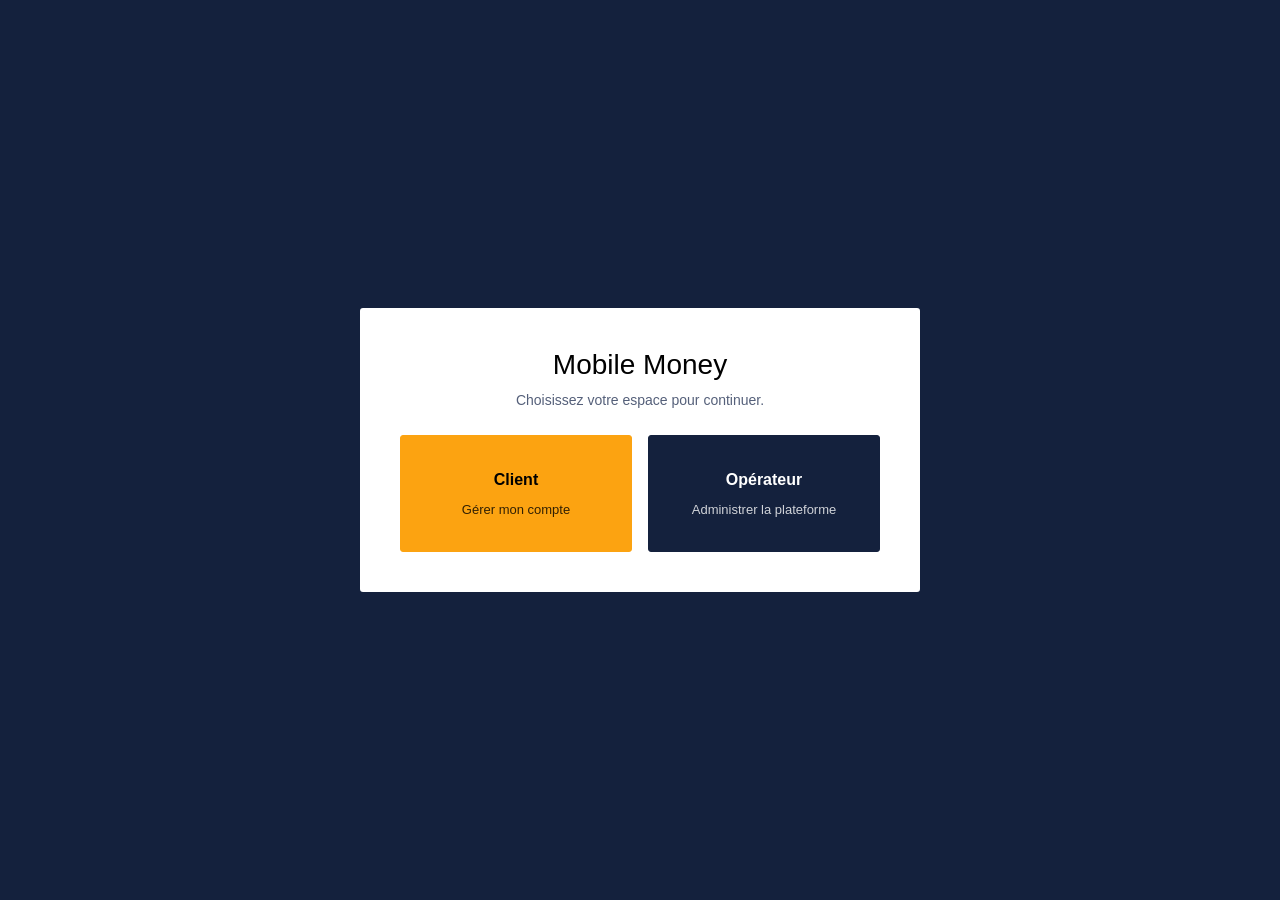
<file: template/index.html>
<!DOCTYPE html>
<html lang="fr">
<head>
  <meta charset="UTF-8">
  <meta name="viewport" content="width=device-width, initial-scale=1.0">
  <title>Mobile Money : choix de l'espace</title>
  <link href="https://cdn.jsdelivr.net/npm/bootstrap@5.3.3/dist/css/bootstrap.min.css" rel="stylesheet">
  <link rel="stylesheet" href="operateur/styles.css">
  <style>
    .boite-choix {
      max-width: 560px;
      text-align: center;
    }

    .btn-choix {
      width: 100%;
      height: 100%;
      padding: 32px 24px;
      font-weight: 700;
      display: flex;
      flex-direction: column;
      align-items: center;
      justify-content: center;
    }

    .btn-choix small {
      display: block;
      font-size: 13px;
      font-weight: 400;
      margin-top: 8px;
      opacity: 0.8;
    }
  </style>
</head>
<body>
  <main class="page-centree">
    <div class="boite boite-choix">
      <h1 class="h3">Mobile Money</h1>
      <p class="sous-titre mb-4">Choisissez votre espace pour continuer.</p>

      <div class="row g-3">
        <div class="col-12 col-sm-6 d-flex">
          <a class="btn btn-principal btn-choix" href="client/login.html">
            Client
            <small>Gérer mon compte</small>
          </a>
        </div>
        <div class="col-12 col-sm-6 d-flex">
          <a class="btn btn-secondaire btn-choix" href="operateur/login">
            Opérateur
            <small>Administrer la plateforme</small>
          </a>
        </div>
      </div>
    </div>
  </main>

  <script src="https://cdn.jsdelivr.net/npm/bootstrap@5.3.3/dist/js/bootstrap.bundle.min.js"></script>
</body>
</html>
</file>
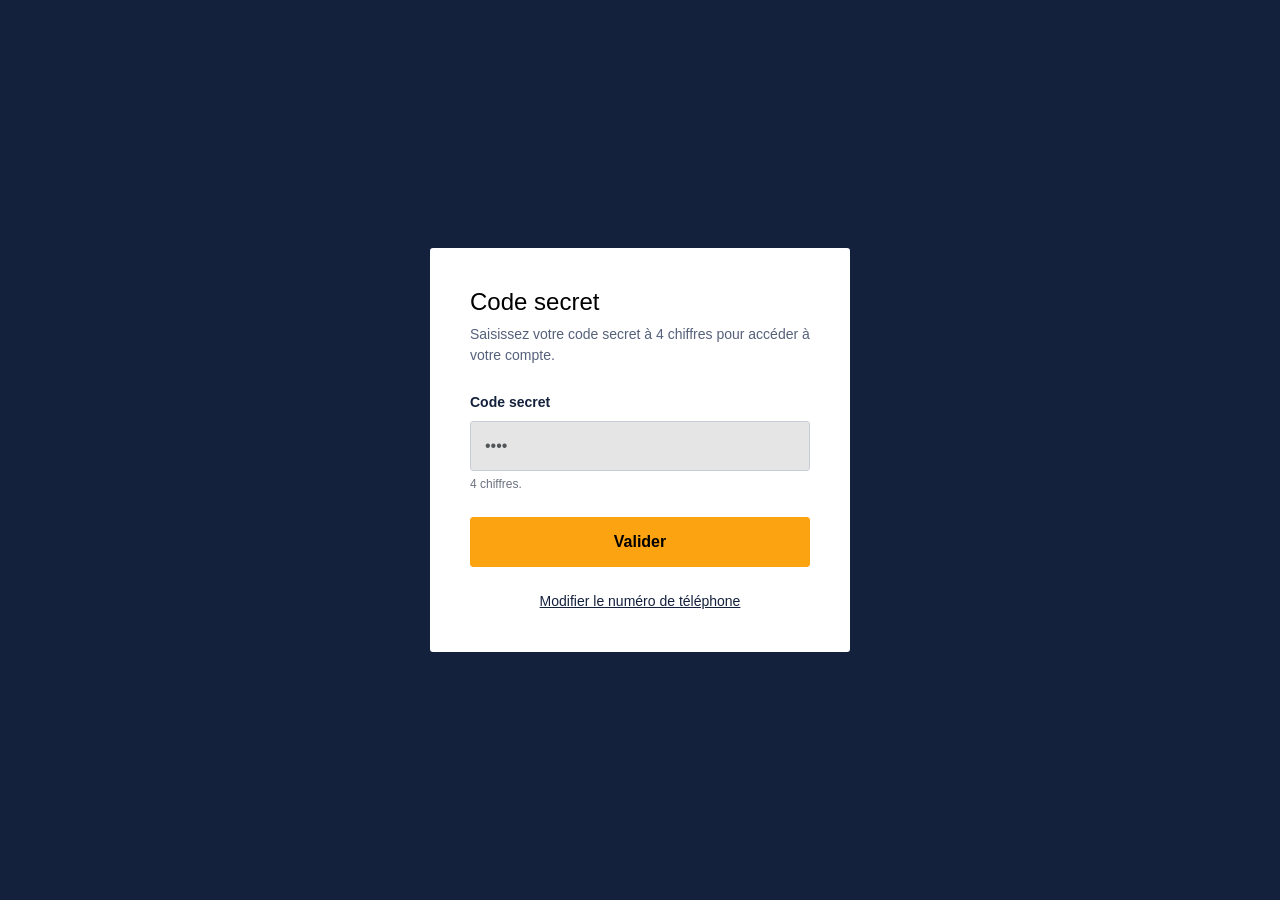
<file: template/client/code-secret.html>
<!DOCTYPE html>
<html lang="fr">
<head>
  <meta charset="UTF-8">
  <meta name="viewport" content="width=device-width, initial-scale=1.0">
  <title>Code secret : Mobile Money</title>
  <link href="https://cdn.jsdelivr.net/npm/bootstrap@5.3.3/dist/css/bootstrap.min.css" rel="stylesheet">
  <link rel="stylesheet" href="styles.css">
</head>
<body>
  <main class="page-centree">
    <div class="boite">
      <h1 class="h4">Code secret</h1>
      <p class="sous-titre mb-4">Saisissez votre code secret à 4 chiffres pour accéder à votre compte.</p>

      <form action="solde.html" method="get">
        <div class="mb-4">
          <label for="code" class="form-label">Code secret</label>
          <input type="password" class="form-control" id="code" name="code"
                 inputmode="numeric" pattern="[0-9]{4}" maxlength="4"
                 placeholder="••••" required>
          <div class="form-text">4 chiffres.</div>
        </div>

        <button type="submit" class="btn btn-principal w-100">Valider</button>
      </form>

      <a class="lien-retour" href="login.html">Modifier le numéro de téléphone</a>
    </div>
  </main>

  <script src="https://cdn.jsdelivr.net/npm/bootstrap@5.3.3/dist/js/bootstrap.bundle.min.js"></script>
</body>
</html>
</file>
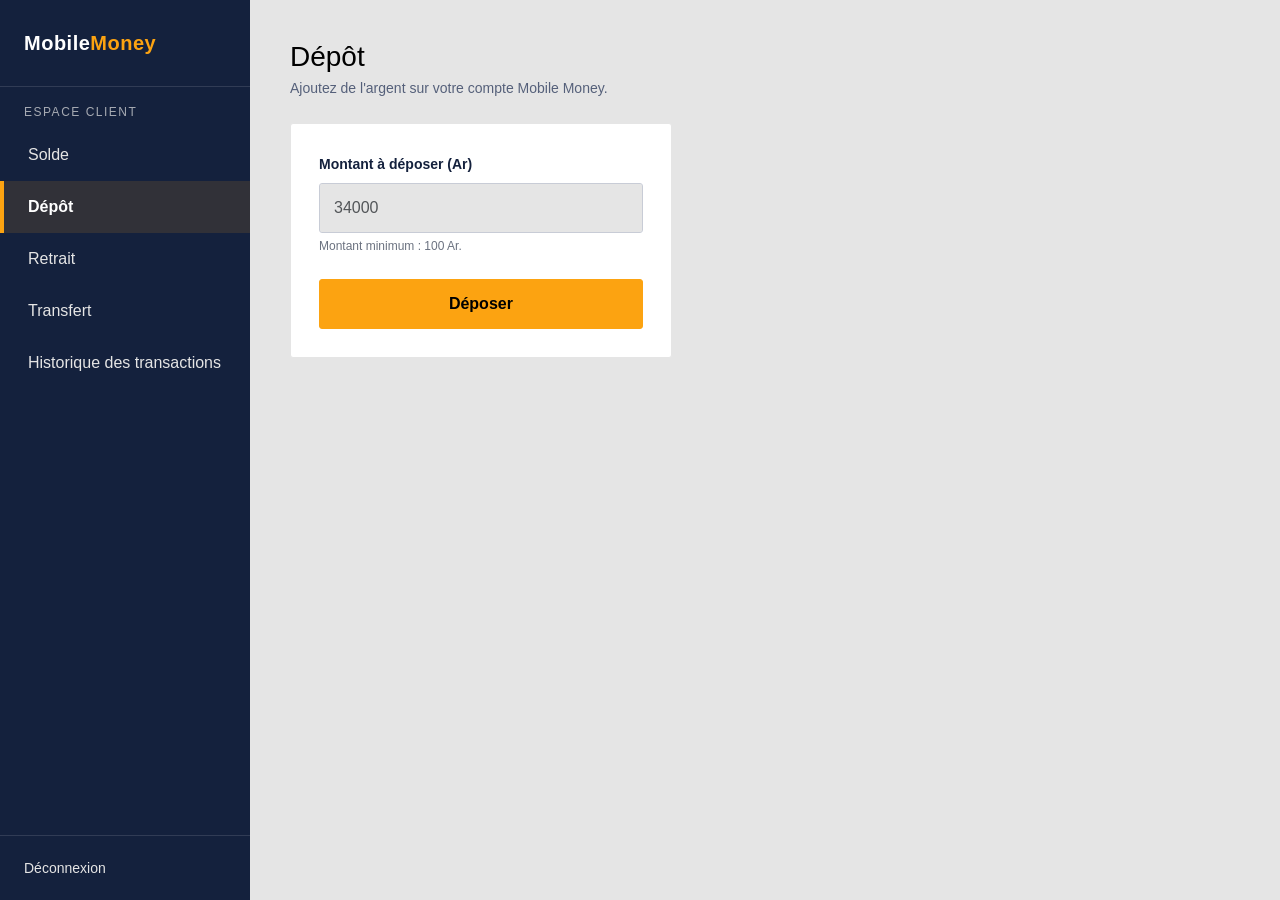
<file: template/client/depot.html>
<!DOCTYPE html>
<html lang="fr">
<head>
  <meta charset="UTF-8">
  <meta name="viewport" content="width=device-width, initial-scale=1.0">
  <title>Dépôt : espace client</title>
  <link href="https://cdn.jsdelivr.net/npm/bootstrap@5.3.3/dist/css/bootstrap.min.css" rel="stylesheet">
  <link rel="stylesheet" href="styles.css">
</head>
<body>
  <aside class="sidebar">
    <div class="sidebar-logo">Mobile<span>Money</span></div>
    <p class="sidebar-role">Espace client</p>
    <ul class="nav flex-column">
      <li class="nav-item"><a class="nav-link" href="solde.html">Solde</a></li>
      <li class="nav-item"><a class="nav-link active" href="depot.html">Dépôt</a></li>
      <li class="nav-item"><a class="nav-link" href="retrait.html">Retrait</a></li>
      <li class="nav-item"><a class="nav-link" href="transfert.html">Transfert</a></li>
      <li class="nav-item"><a class="nav-link" href="historique.html">Historique des transactions</a></li>
    </ul>
    <div class="sidebar-pied">
      <a href="login.html">Déconnexion</a>
    </div>
  </aside>

  <main class="contenu">
    <div class="d-flex align-items-center justify-content-between gap-3 mb-4">
      <div>
        <h1 class="h3 mb-0">Dépôt</h1>
        <p class="sous-titre">Ajoutez de l'argent sur votre compte Mobile Money.</p>
      </div>
    </div>

    <div class="row g-4">
      <div class="col-12 col-lg-5">
        <section class="card">
          <div class="card-body">
            <form action="solde.html" method="get">
              <div class="mb-4">
                <label for="montant" class="form-label">Montant à déposer (Ar)</label>
                <input type="number" class="form-control" id="montant" name="montant"
                       min="100" step="100" placeholder="34000" required>
                <div class="form-text">Montant minimum : 100 Ar.</div>
              </div>

              <button type="submit" class="btn btn-principal w-100">Déposer</button>
            </form>
          </div>
        </section>
      </div>
    </div>
  </main>

  <script src="https://cdn.jsdelivr.net/npm/bootstrap@5.3.3/dist/js/bootstrap.bundle.min.js"></script>
</body>
</html>
</file>
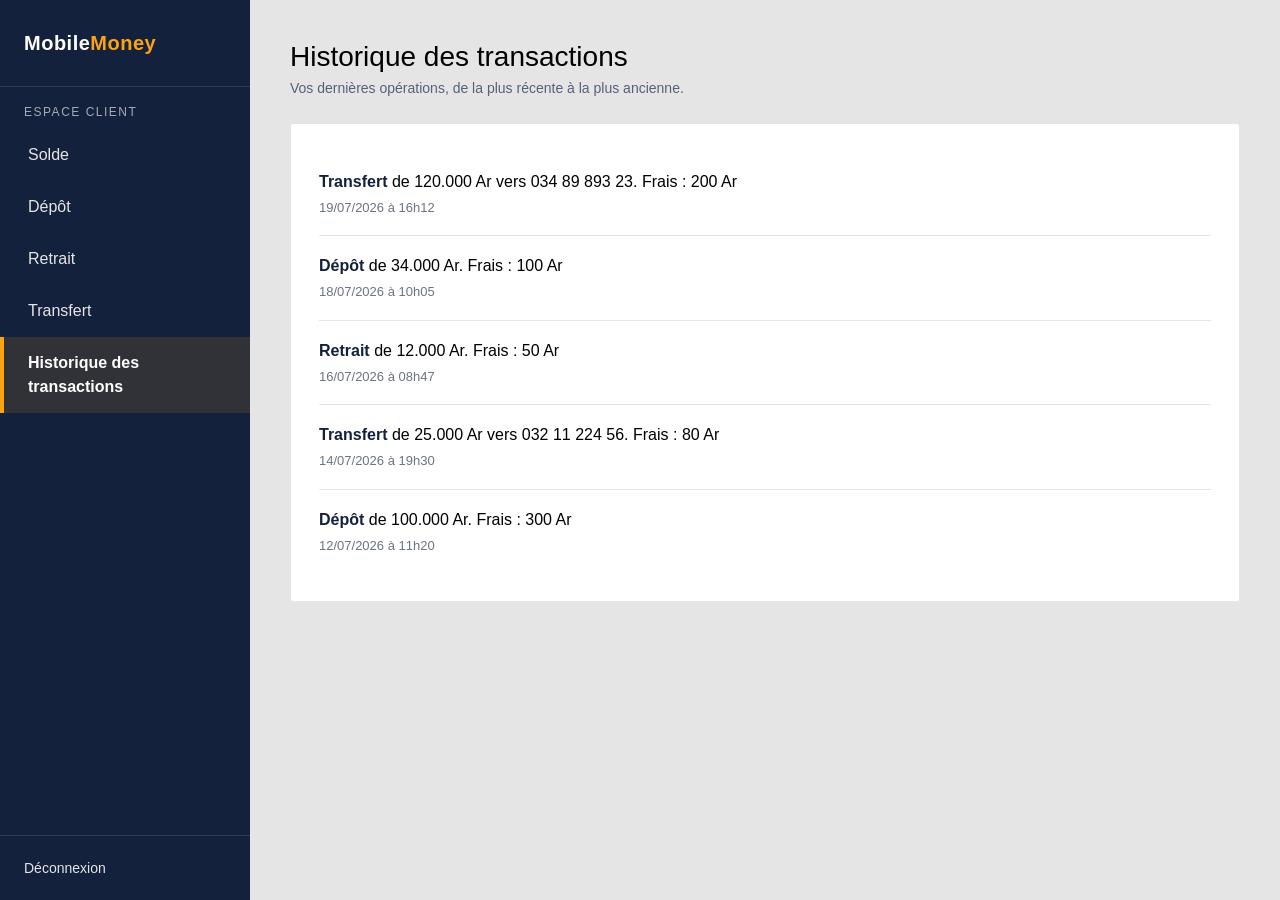
<file: template/client/historique.html>
<!DOCTYPE html>
<html lang="fr">
<head>
  <meta charset="UTF-8">
  <meta name="viewport" content="width=device-width, initial-scale=1.0">
  <title>Historique des transactions : espace client</title>
  <link href="https://cdn.jsdelivr.net/npm/bootstrap@5.3.3/dist/css/bootstrap.min.css" rel="stylesheet">
  <link rel="stylesheet" href="styles.css">
</head>
<body>
  <aside class="sidebar">
    <div class="sidebar-logo">Mobile<span>Money</span></div>
    <p class="sidebar-role">Espace client</p>
    <ul class="nav flex-column">
      <li class="nav-item"><a class="nav-link" href="solde.html">Solde</a></li>
      <li class="nav-item"><a class="nav-link" href="depot.html">Dépôt</a></li>
      <li class="nav-item"><a class="nav-link" href="retrait.html">Retrait</a></li>
      <li class="nav-item"><a class="nav-link" href="transfert.html">Transfert</a></li>
      <li class="nav-item"><a class="nav-link active" href="historique.html">Historique des transactions</a></li>
    </ul>
    <div class="sidebar-pied">
      <a href="login.html">Déconnexion</a>
    </div>
  </aside>

  <main class="contenu">
    <div class="d-flex align-items-center justify-content-between gap-3 mb-4">
      <div>
        <h1 class="h3 mb-0">Historique des transactions</h1>
        <p class="sous-titre">Vos dernières opérations, de la plus récente à la plus ancienne.</p>
      </div>
    </div>

    <section class="card">
      <div class="card-body">
        <ul class="list-group list-group-flush liste-historique">
          <li class="list-group-item">
            <p class="historique-phrase">
              <strong>Transfert</strong> de 120.000 Ar vers 034 89 893 23. Frais : 200 Ar
            </p>
            <span class="historique-date">19/07/2026 à 16h12</span>
          </li>
          <li class="list-group-item">
            <p class="historique-phrase">
              <strong>Dépôt</strong> de 34.000 Ar. Frais : 100 Ar
            </p>
            <span class="historique-date">18/07/2026 à 10h05</span>
          </li>
          <li class="list-group-item">
            <p class="historique-phrase">
              <strong>Retrait</strong> de 12.000 Ar. Frais : 50 Ar
            </p>
            <span class="historique-date">16/07/2026 à 08h47</span>
          </li>
          <li class="list-group-item">
            <p class="historique-phrase">
              <strong>Transfert</strong> de 25.000 Ar vers 032 11 224 56. Frais : 80 Ar
            </p>
            <span class="historique-date">14/07/2026 à 19h30</span>
          </li>
          <li class="list-group-item">
            <p class="historique-phrase">
              <strong>Dépôt</strong> de 100.000 Ar. Frais : 300 Ar
            </p>
            <span class="historique-date">12/07/2026 à 11h20</span>
          </li>
        </ul>
      </div>
    </section>
  </main>

  <script src="https://cdn.jsdelivr.net/npm/bootstrap@5.3.3/dist/js/bootstrap.bundle.min.js"></script>
</body>
</html>
</file>
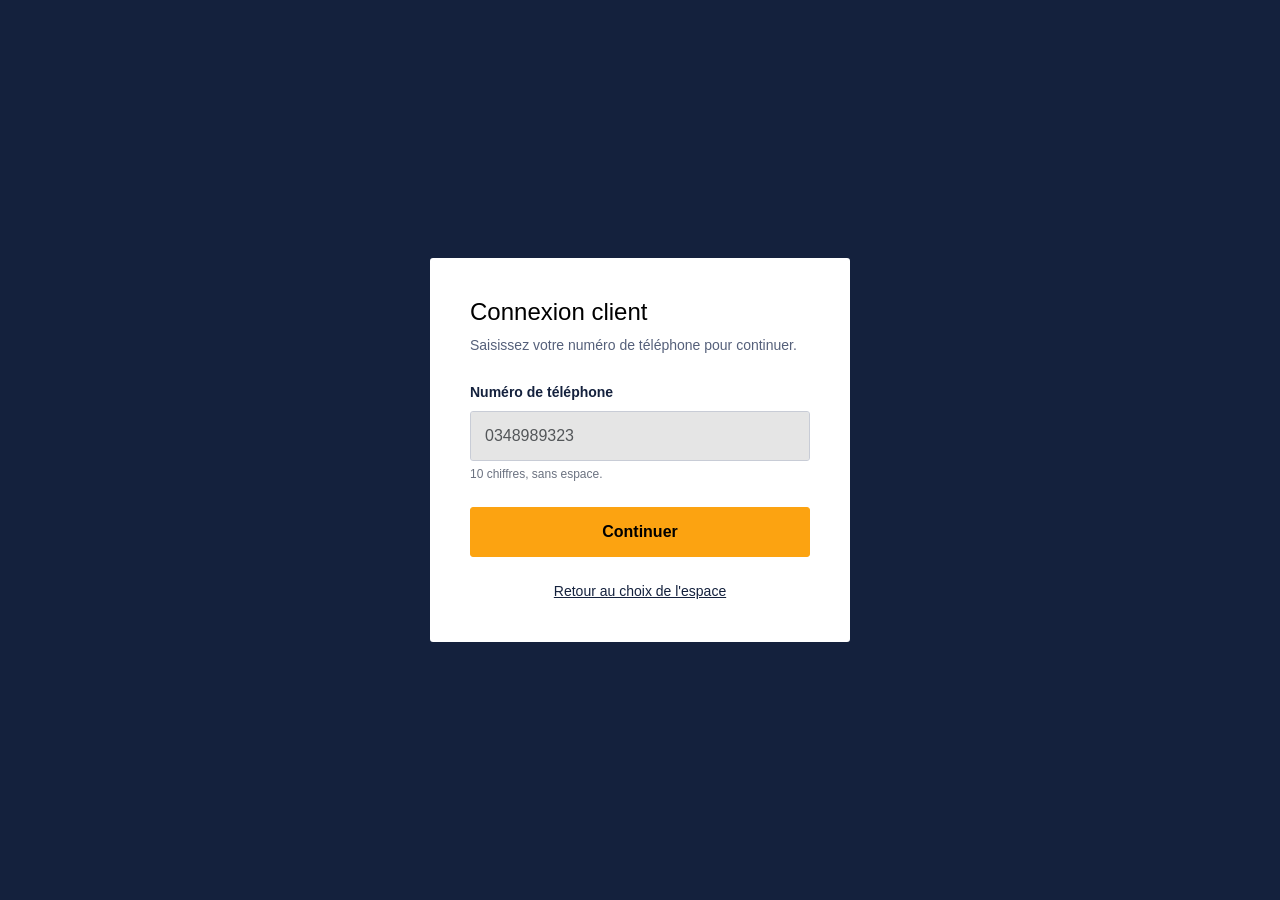
<file: template/client/login.html>
<!DOCTYPE html>
<html lang="fr">
<head>
  <meta charset="UTF-8">
  <meta name="viewport" content="width=device-width, initial-scale=1.0">
  <title>Connexion client : Mobile Money</title>
  <link href="https://cdn.jsdelivr.net/npm/bootstrap@5.3.3/dist/css/bootstrap.min.css" rel="stylesheet">
  <link rel="stylesheet" href="styles.css">
</head>
<body>
  <main class="page-centree">
    <div class="boite">
      <h1 class="h4">Connexion client</h1>
      <p class="sous-titre mb-4">Saisissez votre numéro de téléphone pour continuer.</p>

      <form action="code-secret.html" method="get">
        <div class="mb-4">
          <label for="telephone" class="form-label">Numéro de téléphone</label>
          <input type="tel" class="form-control" id="telephone" name="telephone"
                 inputmode="numeric" pattern="[0-9]{10}" maxlength="10"
                 placeholder="0348989323" required>
          <div class="form-text">10 chiffres, sans espace.</div>
        </div>

        <button type="submit" class="btn btn-principal w-100">Continuer</button>
      </form>

      <a class="lien-retour" href="../index.html">Retour au choix de l'espace</a>
    </div>
  </main>

  <script src="https://cdn.jsdelivr.net/npm/bootstrap@5.3.3/dist/js/bootstrap.bundle.min.js"></script>
</body>
</html>
</file>
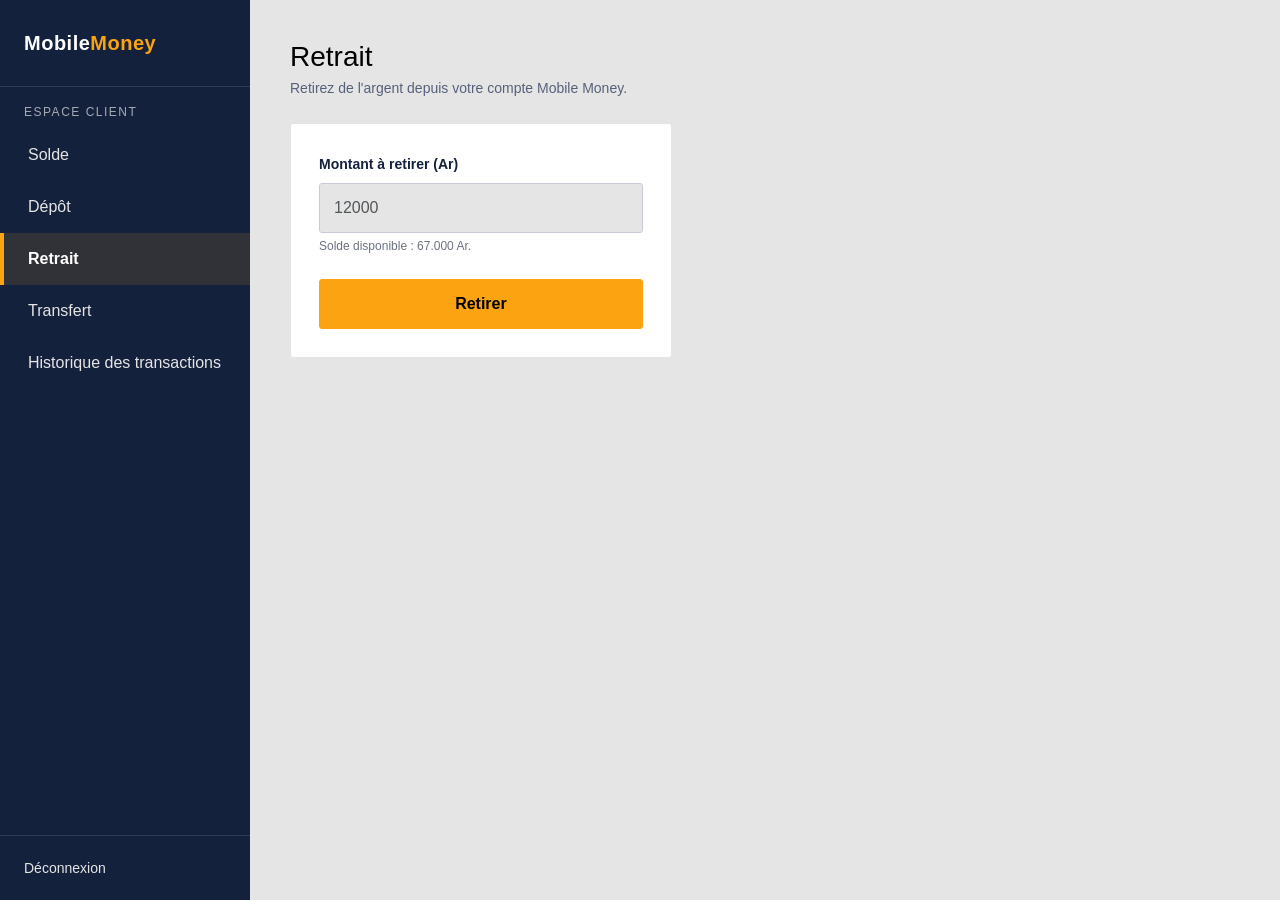
<file: template/client/retrait.html>
<!DOCTYPE html>
<html lang="fr">
<head>
  <meta charset="UTF-8">
  <meta name="viewport" content="width=device-width, initial-scale=1.0">
  <title>Retrait : espace client</title>
  <link href="https://cdn.jsdelivr.net/npm/bootstrap@5.3.3/dist/css/bootstrap.min.css" rel="stylesheet">
  <link rel="stylesheet" href="styles.css">
</head>
<body>
  <aside class="sidebar">
    <div class="sidebar-logo">Mobile<span>Money</span></div>
    <p class="sidebar-role">Espace client</p>
    <ul class="nav flex-column">
      <li class="nav-item"><a class="nav-link" href="solde.html">Solde</a></li>
      <li class="nav-item"><a class="nav-link" href="depot.html">Dépôt</a></li>
      <li class="nav-item"><a class="nav-link active" href="retrait.html">Retrait</a></li>
      <li class="nav-item"><a class="nav-link" href="transfert.html">Transfert</a></li>
      <li class="nav-item"><a class="nav-link" href="historique.html">Historique des transactions</a></li>
    </ul>
    <div class="sidebar-pied">
      <a href="login.html">Déconnexion</a>
    </div>
  </aside>

  <main class="contenu">
    <div class="d-flex align-items-center justify-content-between gap-3 mb-4">
      <div>
        <h1 class="h3 mb-0">Retrait</h1>
        <p class="sous-titre">Retirez de l'argent depuis votre compte Mobile Money.</p>
      </div>
    </div>

    <div class="row g-4">
      <div class="col-12 col-lg-5">
        <section class="card">
          <div class="card-body">
            <form action="solde.html" method="get">
              <div class="mb-4">
                <label for="montant" class="form-label">Montant à retirer (Ar)</label>
                <input type="number" class="form-control" id="montant" name="montant"
                       min="100" step="100" placeholder="12000" required>
                <div class="form-text">Solde disponible : 67.000 Ar.</div>
              </div>

              <button type="submit" class="btn btn-principal w-100">Retirer</button>
            </form>
          </div>
        </section>
      </div>
    </div>
  </main>

  <script src="https://cdn.jsdelivr.net/npm/bootstrap@5.3.3/dist/js/bootstrap.bundle.min.js"></script>
</body>
</html>
</file>
<file: template/operateur/styles.css>
/* ============================================================
   Mobile Money : theme Bootstrap personnalise
   Palette : #ffffff #e5e5e5 #fca311 #14213d #000000
   ============================================================ */

:root {
  --blanc: #ffffff;
  --gris: #e5e5e5;
  --orange: #fca311;
  --marine: #14213d;
  --noir: #000000;

  --sidebar-largeur: 250px;

  /* Surcharges Bootstrap */
  --bs-body-font-family: 'Stack Sans Headline', 'Helvetica Neue', Helvetica, Arial, sans-serif;
  --bs-body-bg: #e5e5e5;
  --bs-body-color: #000000;
  --bs-border-color: #e5e5e5;
  --bs-border-radius: 3px;
  --bs-border-radius-sm: 3px;
  --bs-border-radius-lg: 3px;
  --bs-border-radius-xl: 3px;
  --bs-border-radius-2xl: 3px;
  --bs-border-radius-pill: 3px;
}

body {
  font-family: var(--bs-body-font-family);
}

h1, h2, h3, h4, h5, h6 {
  color: var(--marine);
}

/* ---------- Sidebar ---------- */
.sidebar {
  position: fixed;
  top: 0;
  left: 0;
  width: var(--sidebar-largeur);
  height: 100vh;
  background-color: var(--marine);
  display: flex;
  flex-direction: column;
  z-index: 1030;
}

.sidebar-logo {
  padding: 28px 24px;
  font-size: 20px;
  font-weight: 700;
  letter-spacing: 0.5px;
  color: var(--blanc);
  border-bottom: 1px solid rgba(255, 255, 255, 0.12);
}

.sidebar-logo span {
  color: var(--orange);
}

.sidebar-role {
  padding: 16px 24px 8px;
  font-size: 12px;
  text-transform: uppercase;
  letter-spacing: 1.5px;
  color: var(--gris);
  opacity: 0.7;
  margin: 0;
}

.sidebar .nav {
  flex: 1;
}

.sidebar .nav-link {
  padding: 14px 24px;
  color: var(--gris);
  border-left: 4px solid transparent;
  border-radius: 0;
}

.sidebar .nav-link:hover {
  background-color: rgba(255, 255, 255, 0.06);
  color: var(--blanc);
}

.sidebar .nav-link.active {
  background-color: rgba(252, 163, 17, 0.12);
  border-left-color: var(--orange);
  color: var(--blanc);
  font-weight: 700;
}

.sidebar-pied {
  padding: 20px 24px;
  border-top: 1px solid rgba(255, 255, 255, 0.12);
}

.sidebar-pied a {
  color: var(--gris);
  text-decoration: none;
  font-size: 14px;
}

.sidebar-pied a:hover {
  color: var(--orange);
}

/* ---------- Zone principale ---------- */
.contenu {
  margin-left: var(--sidebar-largeur);
  padding: 40px;
  min-height: 100vh;
}

.sous-titre {
  color: #55607a;
  font-size: 14px;
  margin: 4px 0 0;
}

/* ---------- Cartes ---------- */
.card {
  background-color: var(--blanc);
  border: 1px solid var(--gris);
}

.card-body {
  padding: 28px;
}

/* ---------- Boutons : meme taille de police partout ---------- */
.btn {
  font-family: var(--bs-body-font-family);
  font-size: 16px;
  padding: 12px 24px;
  line-height: 1.5;
}

.btn-principal {
  background-color: var(--orange);
  border-color: var(--orange);
  color: var(--noir);
  font-weight: 700;
}

.btn-principal:hover,
.btn-principal:focus {
  background-color: #e59310;
  border-color: #e59310;
  color: var(--noir);
}

.btn-secondaire {
  background-color: var(--marine);
  border-color: var(--marine);
  color: var(--blanc);
}

.btn-secondaire:hover,
.btn-secondaire:focus {
  background-color: #1d2f56;
  border-color: #1d2f56;
  color: var(--blanc);
}

.btn-neutre {
  background-color: var(--blanc);
  border-color: var(--marine);
  color: var(--marine);
}

.btn-neutre:hover,
.btn-neutre:focus {
  background-color: var(--gris);
  color: var(--marine);
}

/* ---------- Formulaires ---------- */
.form-label {
  font-size: 14px;
  font-weight: 700;
  color: var(--marine);
  margin-bottom: 8px;
}

.form-control,
.form-select {
  font-family: var(--bs-body-font-family);
  font-size: 16px;
  padding: 12px 14px;
  border-color: #c8ccd6;
}

.form-control:focus,
.form-select:focus {
  border-color: var(--orange);
  box-shadow: 0 0 0 3px rgba(252, 163, 17, 0.25);
}

.form-text {
  font-size: 12px;
  color: #6b7280;
}

/* ---------- Tableaux ---------- */
.table > thead th {
  background-color: var(--marine);
  color: var(--blanc);
  padding: 14px 16px;
  font-size: 14px;
  letter-spacing: 0.5px;
  border-bottom: none;
}

.table > tbody td {
  padding: 14px 16px;
  border-bottom-color: var(--gris);
}

/* ---------- Pages centrees (choix / connexion) ---------- */
.page-centree {
  min-height: 100vh;
  display: flex;
  align-items: center;
  justify-content: center;
  padding: 24px;
  background-color: var(--marine);
}

.boite {
  background-color: var(--blanc);
  border-radius: var(--bs-border-radius);
  padding: 40px;
  width: 100%;
  max-width: 420px;
}

.lien-retour {
  display: block;
  margin-top: 24px;
  text-align: center;
  font-size: 14px;
  color: var(--marine);
}

/* ---------- Modal ---------- */
.modal-content {
  border: none;
  border-radius: var(--bs-border-radius);
}

.modal-header {
  background-color: var(--marine);
  color: var(--blanc);
  padding: 20px 28px;
  border-bottom: none;
  border-radius: 0;
}

.modal-title {
  color: var(--blanc);
  font-size: 18px;
}

.modal-header .btn-close {
  filter: invert(1) grayscale(100%) brightness(200%);
}

.modal-body {
  padding: 28px;
}

.modal-footer {
  border-top: none;
  padding: 0 28px 28px;
}
</file>
<file: template/client/styles.css>
/* ============================================================
   Mobile Money : theme Bootstrap personnalise
   Palette : #ffffff #e5e5e5 #fca311 #14213d #000000
   ============================================================ */

:root {
  --blanc: #ffffff;
  --gris: #e5e5e5;
  --orange: #fca311;
  --marine: #14213d;
  --noir: #000000;

  --sidebar-largeur: 250px;

  /* Surcharges Bootstrap */
  --bs-body-font-family: 'Stack Sans Headline', 'Helvetica Neue', Helvetica, Arial, sans-serif;
  --bs-body-bg: #e5e5e5;
  --bs-body-color: #000000;
  --bs-border-color: #e5e5e5;
  --bs-border-radius: 3px;
  --bs-border-radius-sm: 3px;
  --bs-border-radius-lg: 3px;
  --bs-border-radius-xl: 3px;
  --bs-border-radius-2xl: 3px;
  --bs-border-radius-pill: 3px;
}

body {
  font-family: var(--bs-body-font-family);
}

h1, h2, h3, h4, h5, h6 {
  color: var(--marine);
}

/* ---------- Sidebar ---------- */
.sidebar {
  position: fixed;
  top: 0;
  left: 0;
  width: var(--sidebar-largeur);
  height: 100vh;
  background-color: var(--marine);
  display: flex;
  flex-direction: column;
  z-index: 1030;
}

.sidebar-logo {
  padding: 28px 24px;
  font-size: 20px;
  font-weight: 700;
  letter-spacing: 0.5px;
  color: var(--blanc);
  border-bottom: 1px solid rgba(255, 255, 255, 0.12);
}

.sidebar-logo span {
  color: var(--orange);
}

.sidebar-role {
  padding: 16px 24px 8px;
  font-size: 12px;
  text-transform: uppercase;
  letter-spacing: 1.5px;
  color: var(--gris);
  opacity: 0.7;
  margin: 0;
}

.sidebar .nav {
  flex: 1;
}

.sidebar .nav-link {
  padding: 14px 24px;
  color: var(--gris);
  border-left: 4px solid transparent;
  border-radius: 0;
}

.sidebar .nav-link:hover {
  background-color: rgba(255, 255, 255, 0.06);
  color: var(--blanc);
}

.sidebar .nav-link.active {
  background-color: rgba(252, 163, 17, 0.12);
  border-left-color: var(--orange);
  color: var(--blanc);
  font-weight: 700;
}

.sidebar-pied {
  padding: 20px 24px;
  border-top: 1px solid rgba(255, 255, 255, 0.12);
}

.sidebar-pied a {
  color: var(--gris);
  text-decoration: none;
  font-size: 14px;
}

.sidebar-pied a:hover {
  color: var(--orange);
}

/* ---------- Zone principale ---------- */
.contenu {
  margin-left: var(--sidebar-largeur);
  padding: 40px;
  min-height: 100vh;
}

.sous-titre {
  color: #55607a;
  font-size: 14px;
  margin: 4px 0 0;
}

/* ---------- Cartes ---------- */
.card {
  background-color: var(--blanc);
  border: 1px solid var(--gris);
}

.card-body {
  padding: 28px;
}

/* ---------- Boutons : meme taille de police partout ---------- */
.btn {
  font-family: var(--bs-body-font-family);
  font-size: 16px;
  padding: 12px 24px;
  line-height: 1.5;
}

.btn-principal {
  background-color: var(--orange);
  border-color: var(--orange);
  color: var(--noir);
  font-weight: 700;
}

.btn-principal:hover,
.btn-principal:focus {
  background-color: #e59310;
  border-color: #e59310;
  color: var(--noir);
}

.btn-secondaire {
  background-color: var(--marine);
  border-color: var(--marine);
  color: var(--blanc);
}

.btn-secondaire:hover,
.btn-secondaire:focus {
  background-color: #1d2f56;
  border-color: #1d2f56;
  color: var(--blanc);
}

.btn-neutre {
  background-color: var(--blanc);
  border-color: var(--marine);
  color: var(--marine);
}

.btn-neutre:hover,
.btn-neutre:focus {
  background-color: var(--gris);
  color: var(--marine);
}

/* ---------- Formulaires ---------- */
.form-label {
  font-size: 14px;
  font-weight: 700;
  color: var(--marine);
  margin-bottom: 8px;
}

.form-control,
.form-select {
  font-family: var(--bs-body-font-family);
  font-size: 16px;
  padding: 12px 14px;
  border-color: #c8ccd6;
}

.form-control:focus,
.form-select:focus {
  border-color: var(--orange);
  box-shadow: 0 0 0 3px rgba(252, 163, 17, 0.25);
}

.form-text {
  font-size: 12px;
  color: #6b7280;
}

/* ---------- Tableaux ---------- */
.table > thead th {
  background-color: var(--marine);
  color: var(--blanc);
  padding: 14px 16px;
  font-size: 14px;
  letter-spacing: 0.5px;
  border-bottom: none;
}

.table > tbody td {
  padding: 14px 16px;
  border-bottom-color: var(--gris);
}

/* ---------- Pages centrees (choix / connexion) ---------- */
.page-centree {
  min-height: 100vh;
  display: flex;
  align-items: center;
  justify-content: center;
  padding: 24px;
  background-color: var(--marine);
}

.boite {
  background-color: var(--blanc);
  border-radius: var(--bs-border-radius);
  padding: 40px;
  width: 100%;
  max-width: 420px;
}

.lien-retour {
  display: block;
  margin-top: 24px;
  text-align: center;
  font-size: 14px;
  color: var(--marine);
}

/* ---------- Modal ---------- */
.modal-content {
  border: none;
  border-radius: var(--bs-border-radius);
}

.modal-header {
  background-color: var(--marine);
  color: var(--blanc);
  padding: 20px 28px;
  border-bottom: none;
  border-radius: 0;
}

.modal-title {
  color: var(--blanc);
  font-size: 18px;
}

.modal-header .btn-close {
  filter: invert(1) grayscale(100%) brightness(200%);
}

.modal-body {
  padding: 28px;
}

.modal-footer {
  border-top: none;
  padding: 0 28px 28px;
}

/* ---------- Specifique cote client ---------- */
.carte-solde {
  background-color: var(--marine);
  border-color: var(--marine);
}

.solde-libelle {
  font-size: 14px;
  text-transform: uppercase;
  letter-spacing: 1.5px;
  color: var(--gris);
  margin: 0;
}

.solde-montant {
  font-size: 44px;
  font-weight: 700;
  color: var(--orange);
  margin: 12px 0 4px;
}

.solde-note {
  font-size: 13px;
  color: var(--gris);
  opacity: 0.8;
  margin: 0;
}

.liste-historique .list-group-item {
  padding: 18px 0;
  border: none;
  border-bottom: 1px solid var(--gris);
  background-color: transparent;
}

.liste-historique .list-group-item:last-child {
  border-bottom: none;
}

.historique-phrase {
  margin: 0;
  color: var(--noir);
}

.historique-phrase strong {
  color: var(--marine);
}

.historique-date {
  display: block;
  font-size: 13px;
  color: #6b7280;
  margin-top: 4px;
}
</file>
